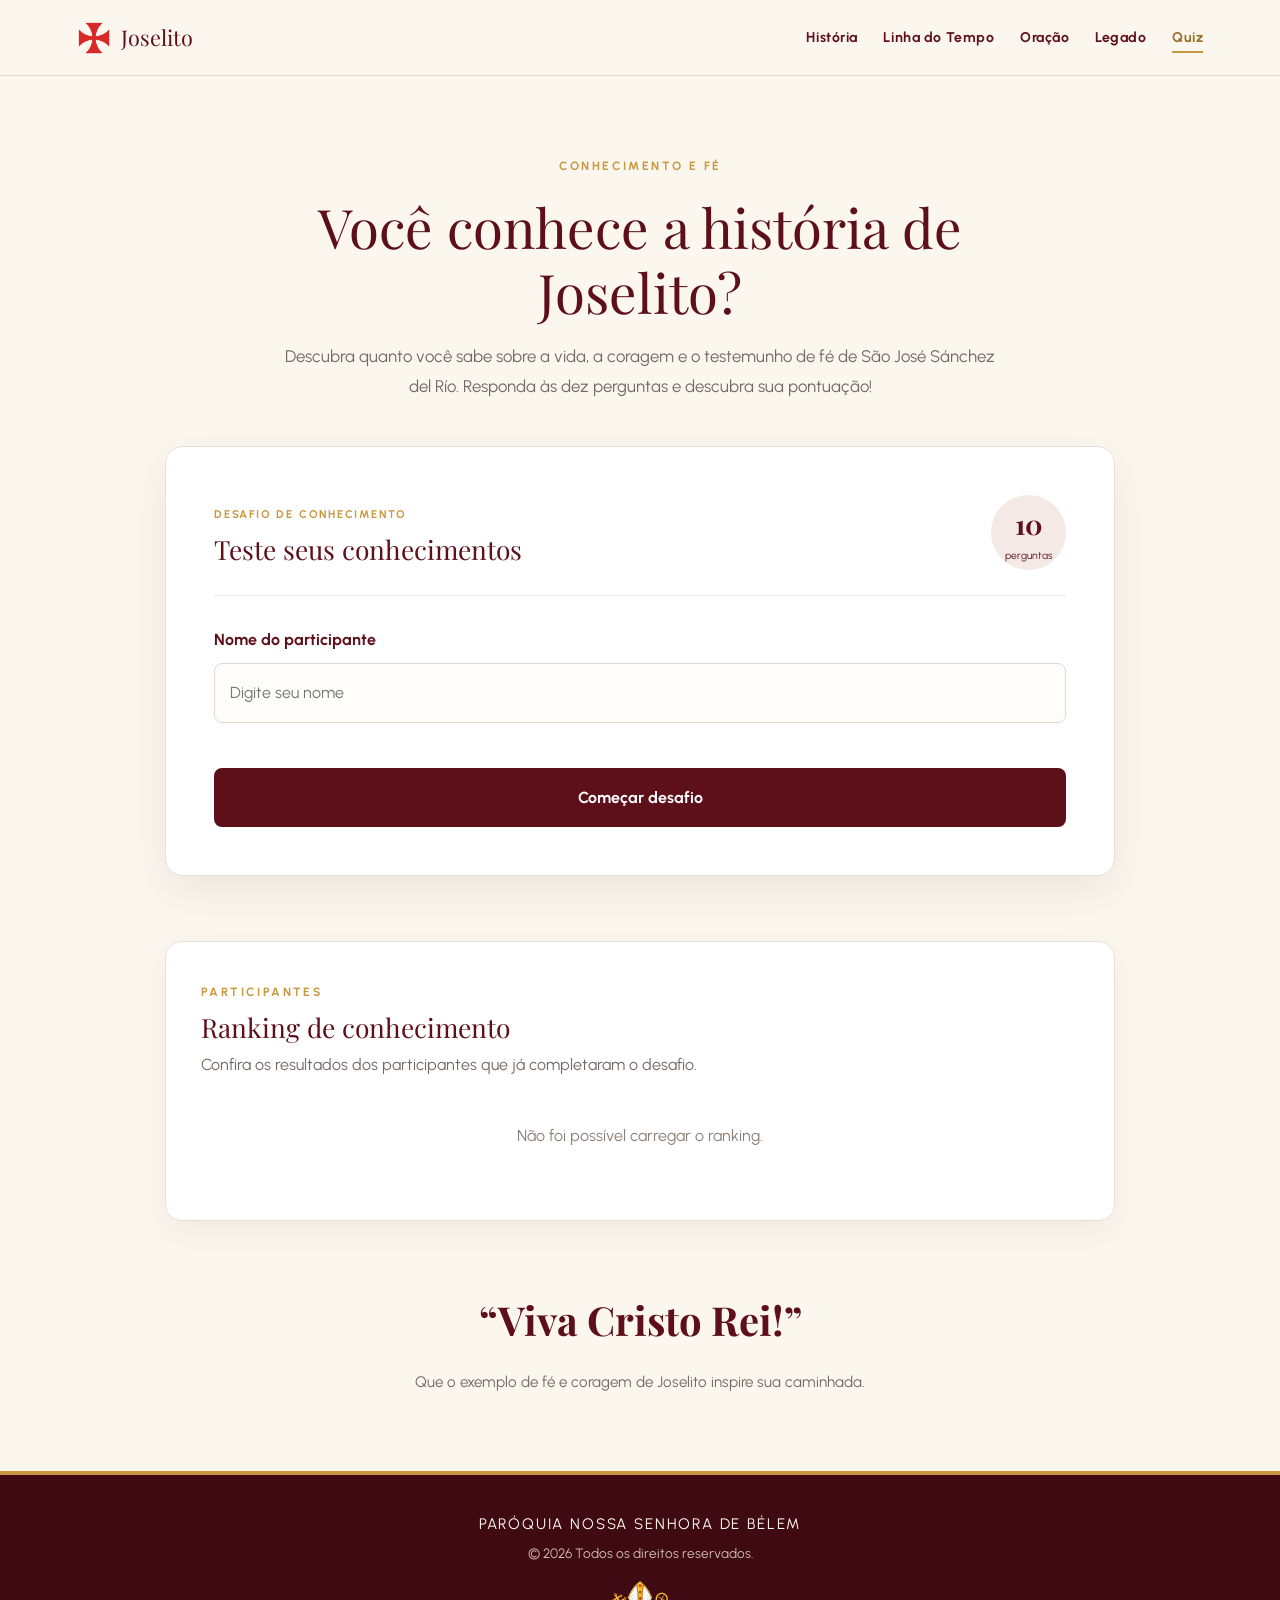
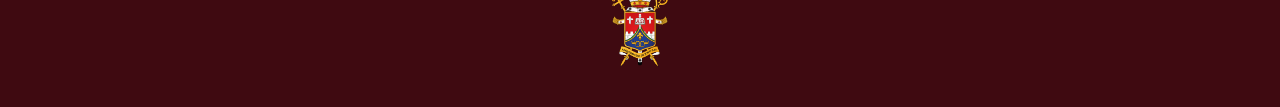
<file: quiz.html>
<!DOCTYPE html>
<html lang="pt-BR">
<head>
  <meta charset="UTF-8">
  <meta name="viewport" content="width=device-width, initial-scale=1.0">
  <meta name="description" content="Teste seus conhecimentos sobre São José Sánchez del Río.">
  <title>Quiz | São José Sánchez del Río</title>

  <link rel="stylesheet" href="css/reset.css">
  <link rel="stylesheet" href="css/legado.css">
  <link rel="stylesheet" href="css/quiz.css">

  <script src="js/script.js" defer></script>
  <script src="js/quiz.js" defer></script>
</head>

<body class="pagina-quiz">

  <header>
    <div class="logo">
      <a href="index.html" aria-label="Página inicial">
        <img src="img/cruz-patea.png" alt="Cruz">
      </a>
      <h1>Joselito</h1>
    </div>

    <nav aria-label="Navegação principal">
      <ul>
        <li><a href="index.html#historia">História</a></li>
        <li><a href="index.html#linha">Linha do Tempo</a></li>
        <li><a href="index.html#oracao">Oração</a></li>
        <li><a href="legado.html">Legado</a></li>
        <li><a class="ativo" href="quiz.html">Quiz</a></li>
      </ul>
    </nav>
  </header>

  <main class="quiz-container">

    <section class="quiz-intro">
      <span class="quiz-etiqueta">CONHECIMENTO E FÉ</span>
      <h2>Você conhece a história de Joselito?</h2>
      <p>
        Descubra quanto você sabe sobre a vida, a coragem e o testemunho
        de fé de São José Sánchez del Río. Responda às dez perguntas
        e descubra sua pontuação!
      </p>
    </section>

    <section class="quiz-card">

      <div class="quiz-topo">
        <div>
          <span class="quiz-subtitulo">DESAFIO DE CONHECIMENTO</span>
          <h3>Teste seus conhecimentos</h3>
        </div>

        <div class="quiz-total">
          <strong>10</strong>
          <span>perguntas</span>
        </div>
      </div>

      <div id="inicioQuiz">
        <div class="campo-nome">
          <label for="nome">Nome do participante</label>
          <input
            type="text"
            id="nome"
            placeholder="Digite seu nome"
            maxlength="40"
            required
          >
        </div>

        <button type="button" id="botaoComecar" class="botao-finalizar">
          Começar desafio
        </button>
      </div>

      <section id="areaPerguntas" hidden>

        <div class="progresso-area">
          <div class="progresso-texto">
            <span id="numeroAtual">Pergunta 1 de 10</span>
            <span id="progressoTexto">0% concluído</span>
          </div>

          <div class="progresso-fundo">
            <div id="progressoBarra"></div>
          </div>
        </div>

        <form id="quizForm">
          <div id="perguntaAtual"></div>
        </form>

      </section>

      <section class="resultado" id="resultado" hidden>
        <span class="quiz-etiqueta">DESAFIO CONCLUÍDO</span>
        <h3>Parabéns por participar!</h3>

        <div class="pontuacao-circulo">
          <strong id="pontuacao">0/10</strong>
          <span>acertos</span>
        </div>

        <p id="mensagemResultado"></p>

        <button type="button" id="botaoReiniciar" class="botao-reiniciar">
          <span>↻</span> Refazer o quiz
        </button>
      </section>

    </section>

    <!-- O RANKING PERMANECE ABAIXO DO QUIZ -->

    <section class="ranking">
      <div class="ranking-titulo">
        <span class="quiz-etiqueta">PARTICIPANTES</span>
        <h3>Ranking de conhecimento</h3>
        <p>Confira os resultados dos participantes que já completaram o desafio.</p>
      </div>

      <div id="listaRanking" class="lista-ranking">
        <p class="ranking-vazio">Seja o primeiro a participar do quiz!</p>
      </div>
    </section>

    <section class="quiz-frase">
      <p>“Viva Cristo Rei!”</p>
      <span>Que o exemplo de fé e coragem de Joselito inspire sua caminhada.</span>
    </section>

  </main>

  <footer>
    <h3>PARÓQUIA NOSSA SENHORA DE BÉLEM</h3>
    <p>© 2026 Todos os direitos reservados.</p>
    <img src="img/brasao.png" alt="Brasão da arquidiocese">
  </footer>

</body>
</html>
</file>
<file: css/legado.css>
@import url("https://fonts.googleapis.com/css2?family=Playfair+Display:wght@500;600;700&family=Urbanist:wght@400;500;600;700&display=swap");

/* ===== VARIÁVEIS E BASE ===== */

:root {
  --vinho: #5e101a;
  --vinho-escuro: #3f0a11;
  --dourado: #c9973f;
  --creme: #fbf6ee;
  --rosado: #f4e9e4;
  --texto: #3a2f2c;

  --serifa: "Playfair Display", Georgia, serif;
  --lateral: clamp(1.25rem, 6vw, 5rem);
}

* {
  box-sizing: border-box;
}

html {
  scroll-behavior: smooth;
  scroll-padding-top: 7rem;
}

body {
  margin: 0;
  background: var(--creme);
  color: var(--texto);
  font-family: "Urbanist", sans-serif;
  font-size: 1rem;
  line-height: 1.7;
}

img {
  object-position: center top;
  display: block;
  max-width: 100%;
  height: auto;
}

a {
  color: inherit;
  text-decoration: none;
}

h1,
h2,
h3,
h4 {
  margin: 0;
  color: var(--vinho);
  font-family: var(--serifa);
  line-height: 1.2;
}

p {
  margin: 0 0 1rem;
}

a:focus-visible {
  outline: 2px solid var(--dourado);
  outline-offset: 4px;
}


header {
  position: sticky;
  top: 0;
  z-index: 10;

  display: flex;
  flex-direction: column;
  align-items: center;
  gap: 0.8rem;

  padding: 0.85rem var(--lateral);
  border-bottom: 1px solid rgba(94, 16, 26, 0.12);

  background: rgba(251, 246, 238, 0.94);
  backdrop-filter: blur(12px);
}

.logo,
.logo a {
  display: flex;
  align-items: center;
  gap: 0.65rem;
}

.logo img {
  width: 34px;
}

header h1 {
  font-size: 1.35rem;
}

header ul {
  display: flex;
  flex-wrap: wrap;
  justify-content: center;
  gap: 0.35rem 1.15rem;

  margin: 0;
  padding: 0;
  list-style: none;
}

header nav a {
  position: relative;
  display: inline-block;
  padding: 0.25rem 0;

  color: var(--vinho);
  font-size: 0.82rem;
  font-weight: 700;
  letter-spacing: 0.04em;

  transition: color 0.2s ease;
}

header nav a::after {
  position: absolute;
  right: 0;
  bottom: 0;
  left: 0;

  height: 2px;
  background: var(--dourado);
  content: "";

  transform: scaleX(0);
  transform-origin: left;
  transition: transform 0.25s ease;
}

header nav a:hover,
header nav a.ativo {
  color: #9b7026;
}

header nav a:hover::after,
header nav a.ativo::after {
  transform: scaleX(1);
}

.banner {
  display: flex;
  flex-direction: column;
  gap: 2rem;

  padding: 3.5rem var(--lateral);
  background: linear-gradient(135deg, var(--creme), var(--rosado));
}

.texto-banner {
  max-width: 590px;
}

.banner h2 {
  margin-bottom: 1rem;
  font-size: clamp(2.2rem, 7vw, 3.8rem);
  letter-spacing: -0.03em;
}

.banner p {
  max-width: 55ch;
  font-size: 1.05rem;
}

.banner .texto-banner > a {
  display: inline-block;
  margin-top: 0.6rem;
  padding: 0.8rem 1.6rem;

  border: 1px solid var(--vinho);
  border-radius: 999px;

  background: var(--vinho);
  color: var(--creme);

  box-shadow: 0 8px 20px rgba(94, 16, 26, 0.16);

  font-size: 0.82rem;
  font-weight: 700;
  letter-spacing: 0.06em;

  transition: 0.2s ease;
}

.banner .texto-banner > a:hover {
  transform: translateY(-3px);
  background: var(--vinho-escuro);
}

.img-banner {
  display: block;
  max-width: 440px;
  margin: 0 auto;
}

.img-banner img {
  width: 100%;
  border: 1px solid var(--dourado);
  border-radius: 14px;
  box-shadow: 0 16px 36px rgba(94, 16, 26, 0.18);
  object-fit: cover;
}

#texto-ia {
  display: none;
}

[class^="capitulo"] {
  padding: 3.5rem var(--lateral);
}

.capituloi,
.capituloiii,
.capitulov {
  background: var(--rosado);
}

.capituloii,
.capituloiv {
  background: var(--creme);
}

[class^="capitulo"] > * {
  max-width: 900px;
  margin-right: auto;
  margin-left: auto;
}

[class^="capitulo"] h3 {
  margin-bottom: 1.2rem;
  font-size: clamp(1.7rem, 4vw, 2.35rem);
}

[class^="capitulo"] h3::after,
.oracao h3::after {
  display: block;
  width: 52px;
  height: 3px;
  margin-top: 0.8rem;

  border-radius: 3px;
  background: var(--dourado);
  content: "";
}

summary {
  display: inline-block;
  padding: 0.5rem 1.1rem;

  border: 1px solid var(--dourado);
  border-radius: 999px;

  color: var(--vinho);
  cursor: pointer;

  font-size: 0.8rem;
  font-weight: 700;
  letter-spacing: 0.06em;

  list-style: none;
  transition: 0.2s ease;
}

summary::-webkit-details-marker {
  display: none;
}

summary:hover,
details[open] > summary {
  background: var(--dourado);
  color: white;
}

details > p {
  margin-top: 1rem;
  padding-left: 1rem;
  border-left: 3px solid var(--dourado);
}

q {
  display: block;
  margin-top: 1.5rem;
  padding: 1.3rem 1.5rem;

  border-left: 4px solid var(--vinho);
  border-radius: 10px;

  background: white;
  box-shadow: 0 8px 24px rgba(58, 47, 44, 0.07);

  color: var(--vinho);
  font-family: var(--serifa);
  font-size: 1.12rem;
  font-style: italic;
  line-height: 1.7;
}

q::before {
  content: open-quote;
}

q::after {
  content: close-quote;
}

.legado {
  margin: 0;
  padding: 3.5rem var(--lateral);

  background: var(--vinho);
  color: #f1e6dc;
}

.legado h3 {
  margin-bottom: 2rem;
  color: #fff8ed;
  font-size: clamp(1.7rem, 4vw, 2.35rem);
}

.container-sant {
  display: grid;
  gap: 1rem;

  margin: 0 auto;
  padding: 0;
  list-style: none;
}

.legado li {
  display: flex;
  align-items: center;
  justify-content: space-between;
  gap: 1rem;

  overflow: hidden;
  padding: 1.25rem;

  border: 1px solid rgba(201, 151, 63, 0.45);
  border-radius: 14px;

  background: var(--vinho-escuro);
}

.txtl {
  flex: 1;
  min-width: 0;
}

.legado h4 {
  margin-bottom: 0.4rem;
  color: var(--dourado);
  font-size: 1.35rem;
}

.legado li p {
  margin: 0;
  font-size: 0.95rem;
  line-height: 1.6;
}

.imgl {
  flex-shrink: 0;
  width: 42px;
}

.imgl img {
  width: 100%;
  border-radius: 8px;
}

.legado .imgl .img-desktop {
  display: none;
}

.legado > p:last-child {
  margin: 2rem auto 0;
  color: #e4d3c4;
  font-size: 0.9rem;
  text-align: center;
}

.oracao {
  margin: 3rem 1.25rem;
  padding: 2.5rem 1.4rem;

  border-top: 4px solid var(--dourado);
  border-radius: 14px;

  background: white;
  box-shadow: 0 12px 32px rgba(58, 47, 44, 0.08);

  text-align: center;
}

.oracao h3 {
  margin-bottom: 1.2rem;
  font-size: 1.65rem;
  font-style: italic;
}

.oracao h3::after {
  margin-right: auto;
  margin-left: auto;
}

.oracao img {
  width: min(65%, 300px);
  margin: 1.7rem auto;

  border: 1px solid var(--dourado);
  border-radius: 10px;
}

#frase-sjs {
  margin-top: 1.3rem;

  color: var(--vinho);
  font-family: var(--serifa);
  font-size: 1.25rem;
  font-weight: 700;
}

.pagina-legado {
  background: var(--creme);
}

.legado-hero {
  display: grid;
  align-items: center;
  gap: 2rem;

  padding: 3rem var(--lateral);

  background: linear-gradient(120deg, var(--vinho-escuro), var(--vinho));
}

.legado-hero .mini-titulo {
  margin-bottom: 0.7rem;
  color: #e4bd76;
  font-size: 0.75rem;
  font-weight: 700;
  letter-spacing: 0.13em;
}

.hero-texto h2 {
  margin-bottom: 1rem;
  color: #fff8ed;
  font-size: clamp(2rem, 5vw, 3.5rem);
}

.hero-texto > p:last-child {
  max-width: 480px;
  margin: 0;
  color: #f1e6dc;
}

.hero-imagem img {
  width: 100%;
  max-height: 390px;

  border: 1px solid var(--dourado);
  border-radius: 12px;

  object-fit: cover;
}

.legado-secao {
  display: grid;
  align-items: center;
  gap: 2rem;

  padding: 3.5rem var(--lateral);
}

.legado-imagem img {
  width: 100%;
  max-height: 380px;

  border-radius: 10px;
  object-fit: cover;
}

.legado-texto h3 {
  margin-bottom: 1rem;
  font-size: clamp(1.7rem, 4vw, 2.3rem);
}

.legado-texto p:last-child {
  margin-bottom: 0;
}

.mini-titulo {
  margin-bottom: 0.7rem;
  color: #a47b35;
  font-size: 0.75rem;
  font-weight: 700;
  letter-spacing: 0.13em;
}

.legado-reconhecimento {
  padding: 1rem var(--lateral) 3rem;

  background: var(--rosado);
  text-align: center;
}

.legado-reconhecimento h3 {
  margin-bottom: 1rem;
  font-size: clamp(1.7rem, 4vw, 2.3rem);
}

.legado-datas {
  display: grid;
  gap: 2rem;

  max-width: 800px;
  margin: 2.5rem auto 0;
}

.legado-datas div:first-child {
  border: none;
}

.legado-datas div {
  padding: 1.5rem;
  border-top: 1px solid var(--dourado);
}

.legado-datas span {
  color: var(--vinho);
  font-family: var(--serifa);
  font-size: 2.5rem;
  font-weight: 700;
}

.legado-datas h4 {
  margin: 0.4rem 0;
  font-size: 1.2rem;
}

.legado-datas p {
  margin: 0;
}

.legado-devocao {
  padding: 3.5rem var(--lateral);
}

.legado-devocao > h3 {
  margin-bottom: 2rem;
  font-size: clamp(1.7rem, 4vw, 2.3rem);
}

footer {
  padding: 2.5rem 1.5rem;

  border-top: 4px solid var(--dourado);
  background: var(--vinho-escuro);

  color: #e9dccd;
  text-align: center;
}

footer h3 {
  margin-bottom: 0.5rem;

  color: #fff8ed;
  font-family: "Urbanist", sans-serif;
  font-size: 0.95rem;
  letter-spacing: 0.12em;
}

footer p {
  font-size: 0.85rem;
  opacity: 0.85;
}

footer img {
  width: 56px;
  margin: 0 auto;
}

@media (min-width: 760px) {
  header {
    flex-direction: row;
    justify-content: space-between;
    gap: 1.5rem;
    min-height: 76px;
  }

  header ul {
    gap: 1rem clamp(1rem, 2vw, 2rem);
  }

  header nav a {
    font-size: 0.88rem;
  }

  .banner {
    min-height: 490px;

    flex-direction: row;
    align-items: center;
    justify-content: center;

    gap: clamp(2rem, 6vw, 5rem);

    padding-top: 4.5rem;
    padding-bottom: 5rem;
  }

  .texto-banner {
    flex: 1;
  }

  .img-banner {
    flex: 0 1 420px;
    margin: 0;
  }

  #texto-ia {
    position: absolute;
    bottom: 1.1rem;
    left: 50%;

    display: block;
    margin: 0;
    padding: 0.25rem 0.9rem;

    transform: translateX(-50%);
    border-radius: 999px;

    background: var(--vinho);
    color: var(--creme);

    font-size: 0.65rem;
    font-weight: 700;
    letter-spacing: 0.08em;
  }

  [class^="capitulo"],
  .legado {
    padding-top: 5rem;
    padding-bottom: 5rem;
  }

  details > summary {
    display: none;
  }

  details > p {
    display: block;
    margin-top: 0;
    padding-left: 0;
    border-left: 0;
  }

  .container-sant {
    grid-template-columns: repeat(2, minmax(0, 1fr));
    gap: 1.5rem;
    max-width: 1000px;
  }

  .legado li {
    align-items: stretch;
    gap: 0;
    padding: 0;

    border-color: var(--dourado);
    background: var(--creme);
    color: var(--vinho);

    box-shadow: 0 8px 24px rgba(0, 0, 0, 0.16);

    transition: 0.25s ease;
  }

  .legado li:hover {
    transform: translateY(-4px);
    box-shadow: 0 14px 28px rgba(0, 0, 0, 0.22);
  }

  .legado .txtl {
    align-self: center;
    padding: 1.4rem;
  }

  .legado h4 {
    color: #9b7026;
  }

  .legado li p {
    color: var(--texto);
  }

  .legado li:last-child {
    grid-column: 1 / -1;
    justify-self: center;
    width: min(50%, 500px);
  }

  .imgl {
    width: 38%;
    max-width: 190px;

    border-left: 1px solid var(--dourado);
    border-radius: 0;

    background: #e8d6b5;
  }

  .legado .imgl .img-mobile {
    display: none;
  }

  .legado .imgl .img-desktop {
    display: block;
  }

  .legado .imgl img {
    height: 100%;
    min-height: 200px;
    border-radius: 0;
    object-fit: cover;
  }

  .oracao {
    max-width: 760px;
    margin: 4rem auto;
    padding: 3.5rem 4rem;
  }

  .oracao img {
    display: none;
  }

  .oracao p:not(#frase-sjs) {
    font-family: var(--serifa);
    font-size: 1.1rem;
    line-height: 1.9;
  }

  .legado-hero {
    grid-template-columns: 1fr 0.8fr;
    gap: 4rem;
    padding-top: 4.5rem;
    padding-bottom: 4.5rem;
  }

  .legado-secao {
    grid-template-columns: 0.9fr 1fr;
    gap: 4rem;

    max-width: 1200px;
    margin: auto;

    padding-top: 5rem;
    padding-bottom: 5rem;
  }

  .legado-milagre {
    grid-template-columns: 1fr 0.9fr;
  }

  .legado-reconhecimento,
  .legado-devocao {
    padding-top: 5rem;
    padding-bottom: 5rem;
  }

  .legado-datas {
    grid-template-columns: 1fr 1fr;
    gap: 3rem;
  }
}

@media (prefers-reduced-motion: reduce) {
  html {
    scroll-behavior: auto;
  }

  *,
  *::before,
  *::after {
    scroll-behavior: auto !important;
    transition-duration: 0.01ms !important;
    animation-duration: 0.01ms !important;
  }
}
</file>
<file: css/quiz.css>
@import url("https://fonts.googleapis.com/css2?family=Playfair+Display:wght@500;600;700&family=Urbanist:wght@400;500;600;700&display=swap");

.pagina-quiz {
  --vinho: #5e101a;
  --vinho-escuro: #3f0a11;
  --dourado: #c9973f;
  --creme: #fbf6ee;
  --rosado: #f4e9e4;
  --texto: #3a2f2c;

  background: var(--creme);
  color: var(--texto);
  font-family: "Urbanist", sans-serif;
}

.quiz-container {
  width: min(100% - 40px, 950px);
  margin: 0 auto;
  padding: 75px 0;
}

.quiz-intro {
  max-width: 720px;
  margin: 0 auto 45px;
  text-align: center;
}

.quiz-etiqueta {
  display: inline-block;
  color: var(--dourado);
  font-size: 0.75rem;
  font-weight: 700;
  letter-spacing: 0.2em;
  text-transform: uppercase;
}

.quiz-intro h2 {
  margin: 16px 0;
  color: var(--vinho);
  font-family: "Playfair Display", serif;
  font-size: clamp(2rem, 5vw, 3.4rem);
  line-height: 1.2;
}

.quiz-intro p {
  color: #756963;
  font-size: 1.05rem;
  line-height: 1.8;
}

.quiz-card {
  padding: clamp(22px, 5vw, 48px);
  border: 1px solid #eadfd5;
  border-radius: 18px;
  background: #fff;
  box-shadow: 0 15px 45px rgba(63, 10, 17, 0.07);
}

.quiz-topo {
  display: flex;
  justify-content: space-between;
  align-items: center;
  gap: 20px;
  padding-bottom: 25px;
  border-bottom: 1px solid #eee5dc;
}

.quiz-subtitulo {
  color: var(--dourado);
  font-size: 0.7rem;
  font-weight: 700;
  letter-spacing: 0.16em;
}

.quiz-topo h3,
.ranking h3 {
  margin-top: 8px;
  color: var(--vinho);
  font-family: "Playfair Display", serif;
  font-size: 1.65rem;
}

.quiz-total {
  display: flex;
  flex-direction: column;
  align-items: center;
  justify-content: center;
  min-width: 75px;
  height: 75px;
  border-radius: 50%;
  background: var(--rosado);
  color: var(--vinho);
}

.quiz-total strong {
  font-family: "Playfair Display", serif;
  font-size: 1.7rem;
}

.quiz-total span {
  font-size: 0.65rem;
}

.campo-nome {
  margin: 30px 0;
}

.campo-nome label {
  display: block;
  margin-bottom: 10px;
  color: var(--vinho);
  font-weight: 700;
}

.campo-nome input {
  width: 100%;
  padding: 15px;
  border: 1px solid #e4d8ce;
  border-radius: 8px;
  outline: none;
  background: #fffdfb;
  color: var(--texto);
  font: inherit;
}

.campo-nome input:focus {
  border-color: var(--dourado);
}

.progresso-area {
  margin: 30px 0;
}

.progresso-texto {
  display: flex;
  justify-content: space-between;
  gap: 10px;
  margin-bottom: 10px;
  color: #756963;
  font-size: 0.85rem;
}

.progresso-fundo {
  height: 7px;
  overflow: hidden;
  border-radius: 20px;
  background: #eee7e1;
}

#progressoBarra {
  width: 0;
  height: 100%;
  border-radius: inherit;
  background: var(--dourado);
  transition: width 0.35s ease;
}

.pergunta-atual {
  min-height: 390px;
  animation: aparecer 0.35s ease;
}

@keyframes aparecer {
  from {
    opacity: 0;
    transform: translateY(12px);
  }

  to {
    opacity: 1;
    transform: translateY(0);
  }
}

.numero-pergunta {
  display: inline-block;
  margin-bottom: 15px;
  color: var(--dourado);
  font-family: "Playfair Display", serif;
  font-size: 1.1rem;
  font-weight: 700;
}

.pergunta-atual h4 {
  margin-bottom: 25px;
  color: var(--vinho);
  font-family: "Playfair Display", serif;
  font-size: clamp(1.2rem, 3vw, 1.55rem);
  line-height: 1.5;
}

.alternativas {
  display: flex;
  flex-direction: column;
  gap: 12px;
}

.alternativa {
  display: flex;
  align-items: center;
  gap: 14px;
  width: 100%;
  padding: 16px;
  border: 1px solid #eee5dc;
  border-radius: 9px;
  background: #fffdfb;
  color: #655b56;
  font-family: "Urbanist", sans-serif;
  font-size: 0.98rem;
  text-align: left;
  cursor: pointer;
  transition: 0.2s;
}

.alternativa:hover:not(:disabled) {
  border-color: var(--dourado);
  background: #fcf8f1;
  transform: translateX(3px);
}

.alternativa:disabled {
  cursor: default;
}

.alternativa.selecionada {
  border-color: var(--dourado);
  background: var(--rosado);
  color: var(--vinho);
  font-weight: 700;
}

.letra-alternativa {
  display: flex;
  align-items: center;
  justify-content: center;
  flex-shrink: 0;
  width: 30px;
  height: 30px;
  border-radius: 50%;
  background: #f1e8df;
  color: var(--vinho);
  font-size: 0.85rem;
  font-weight: 700;
}

.alternativa.selecionada .letra-alternativa {
  background: var(--vinho);
  color: white;
}

.botao-finalizar,
.botao-reiniciar {
  width: 100%;
  margin-top: 15px;
  padding: 16px 22px;
  border: none;
  border-radius: 8px;
  background: var(--vinho);
  color: #fff;
  font-family: "Urbanist", sans-serif;
  font-size: 1rem;
  font-weight: 700;
  cursor: pointer;
  transition: background 0.2s, transform 0.2s;
}

.botao-finalizar:hover,
.botao-reiniciar:hover {
  transform: translateY(-2px);
  background: var(--vinho-escuro);
}

.resultado {
  padding: 35px 10px 10px;
  border-top: 1px solid #eee5dc;
  text-align: center;
  animation: aparecer 0.35s ease;
}

.resultado h3 {
  margin: 12px 0 25px;
  color: var(--vinho);
  font-family: "Playfair Display", serif;
  font-size: 2rem;
}

.pontuacao-circulo {
  display: flex;
  flex-direction: column;
  align-items: center;
  justify-content: center;
  width: 150px;
  height: 150px;
  margin: 0 auto 22px;
  border: 5px solid #e9d4ad;
  border-radius: 50%;
  background: var(--rosado);
  color: var(--vinho);
}

.pontuacao-circulo strong {
  font-family: "Playfair Display", serif;
  font-size: 2.4rem;
}

.pontuacao-circulo span {
  font-size: 0.85rem;
}

#mensagemResultado {
  color: #756963;
  line-height: 1.7;
}

.botao-reiniciar {
  max-width: 260px;
  margin-top: 25px;
}

.botao-reiniciar span {
  margin-right: 7px;
  font-size: 1.2rem;
}

.ranking {
  margin-top: 65px;
  padding: 35px;
  border: 1px solid #eadfd5;
  border-radius: 16px;
  background: #fff;
  box-shadow: 0 12px 35px rgba(63, 10, 17, 0.05);
}

.ranking-titulo {
  margin-bottom: 25px;
}

.ranking-titulo p {
  margin-top: 8px;
  color: #756963;
  line-height: 1.6;
}

.lista-ranking {
  display: flex;
  flex-direction: column;
  gap: 10px;
}

.ranking-item {
  display: flex;
  justify-content: space-between;
  align-items: center;
  gap: 15px;
  padding: 16px 18px;
  border-radius: 8px;
  background: #fcf8f3;
}

.ranking-pessoa {
  display: flex;
  align-items: center;
  gap: 13px;
}

.ranking-posicao {
  color: var(--dourado);
  font-family: "Playfair Display", serif;
  font-size: 1.2rem;
  font-weight: 700;
}

.ranking-nome {
  color: var(--vinho);
  font-weight: 700;
}

.ranking-data {
  margin-top: 3px;
  color: #8b8079;
  font-size: 0.75rem;
}

.ranking-pontos {
  color: var(--vinho);
  font-weight: 700;
  white-space: nowrap;
}

.ranking-vazio {
  padding: 20px;
  color: #8b8079;
  text-align: center;
}

.quiz-frase {
  margin-top: 65px;
  text-align: center;
}

.quiz-frase p {
  color: var(--vinho);
  font-family: "Playfair Display", serif;
  font-size: clamp(1.8rem, 4vw, 2.5rem);
  font-weight: 700;
}

.quiz-frase span {
  display: block;
  margin-top: 10px;
  color: #756963;
  font-size: 0.95rem;
}

@media (max-width: 600px) {
  .quiz-container {
    width: min(100% - 24px, 950px);
    padding: 45px 0;
  }

  .quiz-card {
    padding: 20px 15px;
  }

  .quiz-topo h3 {
    font-size: 1.35rem;
  }

  .ranking {
    padding: 23px 17px;
  }

  .ranking-item {
    padding: 13px 10px;
  }

  .ranking-nome {
    font-size: 0.9rem;
  }

  .alternativa {
    padding: 14px 11px;
    font-size: 0.92rem;
  }

  .pergunta-atual {
    min-height: 410px;
  }
}
</file>
